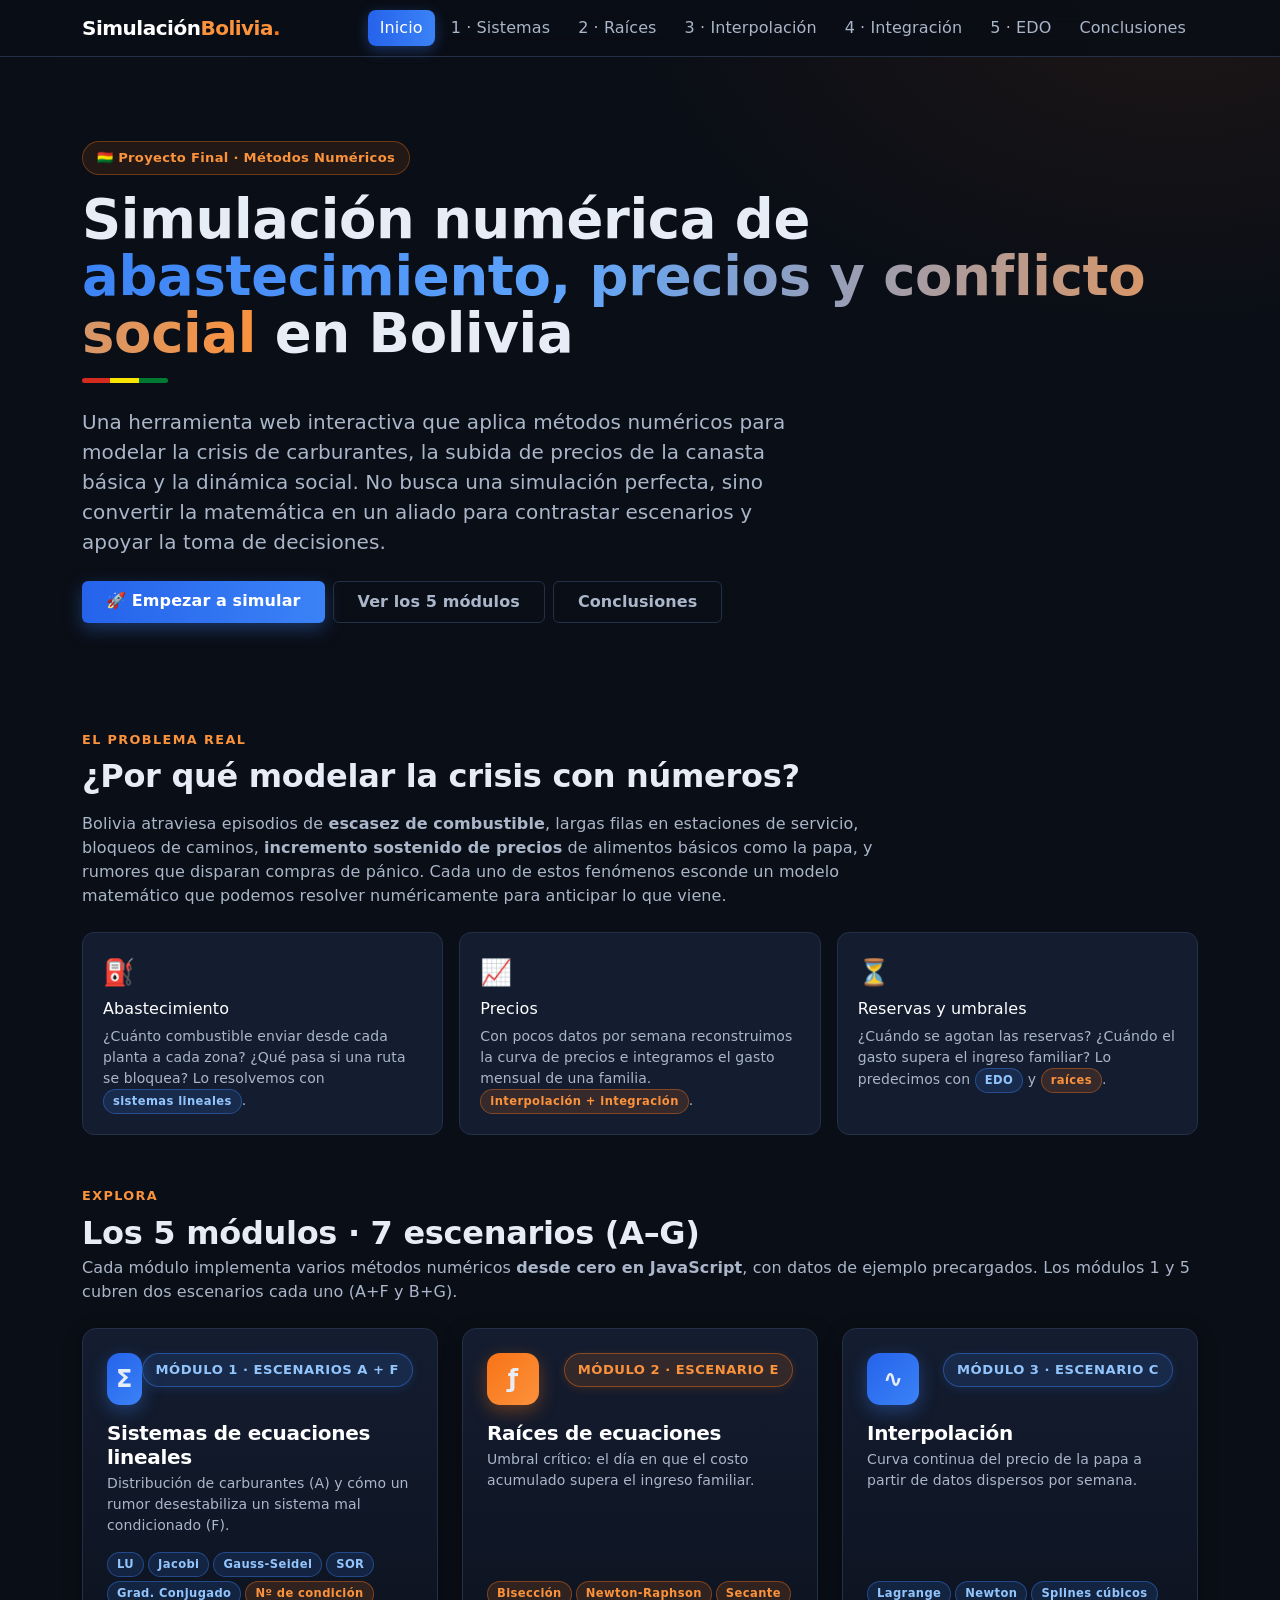
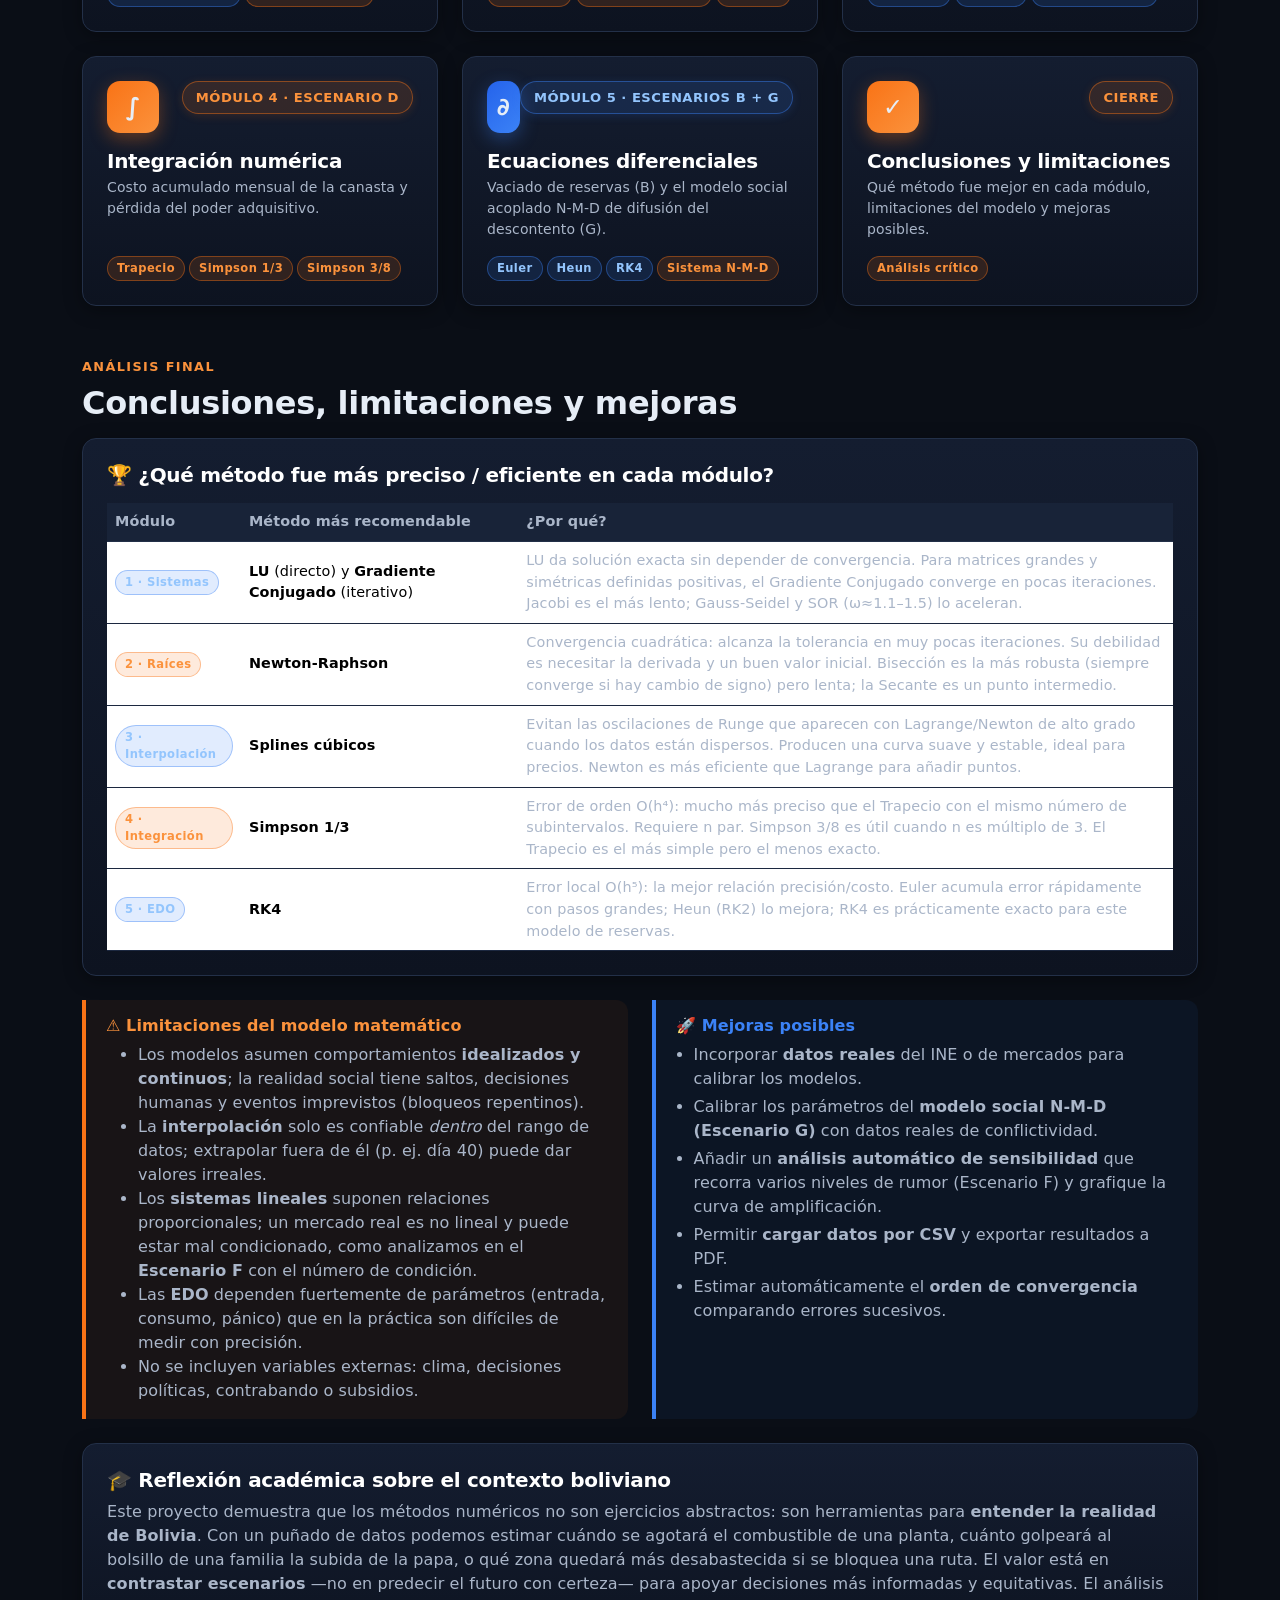
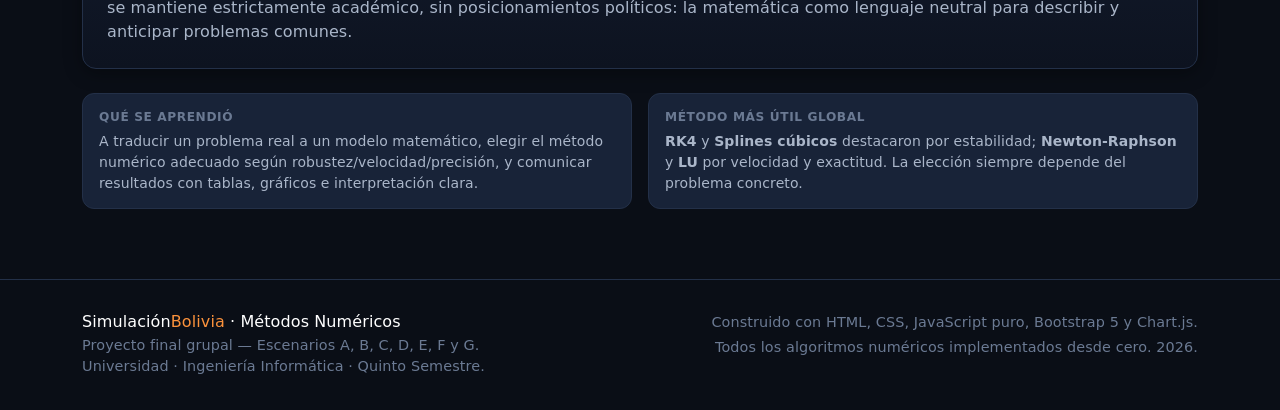
<file: index.html>
<!DOCTYPE html>
<html lang="es">
<head>
  <meta charset="UTF-8" />
  <meta name="viewport" content="width=device-width, initial-scale=1.0" />
  <title>SimulaciónBolivia · Métodos Numéricos</title>
  <meta name="description" content="Simulación numérica de abastecimiento, precios y conflicto social en Bolivia mediante métodos numéricos: sistemas lineales, raíces, interpolación, integración y EDO." />
  <link href="https://cdn.jsdelivr.net/npm/bootstrap@5.3.3/dist/css/bootstrap.min.css" rel="stylesheet" />
  <link href="css/styles.css" rel="stylesheet" />
</head>
<body>

  <!-- ===================== NAVBAR ===================== -->
  <nav class="navbar navbar-expand-lg sticky-top">
    <div class="container">
      <a class="navbar-brand text-white" href="index.html">Simulación<span class="text-orange">Bolivia</span><span class="dot">.</span></a>
      <button class="navbar-toggler" type="button" data-bs-toggle="collapse" data-bs-target="#nav" aria-label="Menú">
        <span class="navbar-toggler-icon"></span>
      </button>
      <div class="collapse navbar-collapse" id="nav">
        <ul class="navbar-nav ms-auto align-items-lg-center gap-1">
          <li class="nav-item"><a class="nav-link active" href="index.html">Inicio</a></li>
          <li class="nav-item"><a class="nav-link" href="pages/modulo1.html">1 · Sistemas</a></li>
          <li class="nav-item"><a class="nav-link" href="pages/modulo2.html">2 · Raíces</a></li>
          <li class="nav-item"><a class="nav-link" href="pages/modulo3.html">3 · Interpolación</a></li>
          <li class="nav-item"><a class="nav-link" href="pages/modulo4.html">4 · Integración</a></li>
          <li class="nav-item"><a class="nav-link" href="pages/modulo5.html">5 · EDO</a></li>
          <li class="nav-item"><a class="nav-link" href="#conclusiones">Conclusiones</a></li>
        </ul>
      </div>
    </div>
  </nav>

  <!-- ===================== HERO ===================== -->
  <header class="hero">
    <div class="container">
      <span class="badge-bo mb-3">🇧🇴 Proyecto Final · Métodos Numéricos</span>
      <h1 class="mb-3">Simulación numérica de <span class="gradient-text">abastecimiento, precios y conflicto social</span> en Bolivia</h1>
      <div class="flag-strip mb-4"></div>
      <p class="lead mb-4">
        Una herramienta web interactiva que aplica <strong>métodos numéricos</strong> para modelar la
        crisis de carburantes, la subida de precios de la canasta básica y la dinámica social.
        No busca una simulación perfecta, sino convertir la matemática en un aliado para
        <strong>contrastar escenarios</strong> y apoyar la toma de decisiones.
      </p>
      <div class="d-flex flex-wrap gap-2">
        <a href="pages/modulo1.html" class="btn btn-blue px-4 py-2">🚀 Empezar a simular</a>
        <a href="#modulos" class="btn btn-ghost px-4 py-2">Ver los 5 módulos</a>
        <a href="#conclusiones" class="btn btn-ghost px-4 py-2">Conclusiones</a>
      </div>
    </div>
  </header>

  <!-- ===================== CONTEXTO ===================== -->
  <section class="container my-5">
    <span class="section-tag">El problema real</span>
    <h2 class="mb-3">¿Por qué modelar la crisis con números?</h2>
    <p class="text-soft mb-4" style="max-width: 820px;">
      Bolivia atraviesa episodios de <strong>escasez de combustible</strong>, largas filas en estaciones de servicio,
      bloqueos de caminos, <strong>incremento sostenido de precios</strong> de alimentos básicos como la papa, y rumores
      que disparan compras de pánico. Cada uno de estos fenómenos esconde un modelo matemático que podemos
      resolver numéricamente para anticipar lo que viene.
    </p>
    <div class="row g-3">
      <div class="col-md-4">
        <div class="ctx-card">
          <div class="ic">⛽</div>
          <h6 class="mt-2 text-white">Abastecimiento</h6>
          <p class="text-soft mb-0 small">¿Cuánto combustible enviar desde cada planta a cada zona? ¿Qué pasa si una ruta se bloquea? Lo resolvemos con <span class="tag tag-blue">sistemas lineales</span>.</p>
        </div>
      </div>
      <div class="col-md-4">
        <div class="ctx-card">
          <div class="ic">📈</div>
          <h6 class="mt-2 text-white">Precios</h6>
          <p class="text-soft mb-0 small">Con pocos datos por semana reconstruimos la curva de precios e integramos el gasto mensual de una familia. <span class="tag tag-orange">interpolación + integración</span>.</p>
        </div>
      </div>
      <div class="col-md-4">
        <div class="ctx-card">
          <div class="ic">⏳</div>
          <h6 class="mt-2 text-white">Reservas y umbrales</h6>
          <p class="text-soft mb-0 small">¿Cuándo se agotan las reservas? ¿Cuándo el gasto supera el ingreso familiar? Lo predecimos con <span class="tag tag-blue">EDO</span> y <span class="tag tag-orange">raíces</span>.</p>
        </div>
      </div>
    </div>
  </section>

  <!-- ===================== MÓDULOS ===================== -->
  <section class="container my-5" id="modulos">
    <span class="section-tag">Explora</span>
    <h2 class="mb-1">Los 5 módulos · 7 escenarios (A–G)</h2>
    <p class="text-soft mb-4">Cada módulo implementa varios métodos numéricos <strong>desde cero en JavaScript</strong>, con datos de ejemplo precargados. Los módulos 1 y 5 cubren dos escenarios cada uno (A+F y B+G).</p>
    <div class="row g-4">

      <div class="col-md-6 col-lg-4">
        <a href="pages/modulo1.html" class="module-card card-soft p-4">
          <div class="d-flex justify-content-between align-items-start mb-3">
            <div class="icon-box">Σ</div>
            <span class="pill">Módulo 1 · Escenarios A + F</span>
          </div>
          <h5 class="text-white mb-1">Sistemas de ecuaciones lineales</h5>
          <p class="text-soft small mb-3">Distribución de carburantes (A) y cómo un rumor desestabiliza un sistema mal condicionado (F).</p>
          <div class="d-flex flex-wrap gap-1">
            <span class="tag tag-blue">LU</span><span class="tag tag-blue">Jacobi</span>
            <span class="tag tag-blue">Gauss-Seidel</span><span class="tag tag-blue">SOR</span>
            <span class="tag tag-blue">Grad. Conjugado</span>
            <span class="tag tag-orange">Nº de condición</span>
          </div>
        </a>
      </div>

      <div class="col-md-6 col-lg-4">
        <a href="pages/modulo2.html" class="module-card alt card-soft p-4">
          <div class="d-flex justify-content-between align-items-start mb-3">
            <div class="icon-box">ƒ</div>
            <span class="pill">Módulo 2 · Escenario E</span>
          </div>
          <h5 class="text-white mb-1">Raíces de ecuaciones</h5>
          <p class="text-soft small mb-3">Umbral crítico: el día en que el costo acumulado supera el ingreso familiar.</p>
          <div class="d-flex flex-wrap gap-1">
            <span class="tag tag-orange">Bisección</span><span class="tag tag-orange">Newton-Raphson</span>
            <span class="tag tag-orange">Secante</span>
          </div>
        </a>
      </div>

      <div class="col-md-6 col-lg-4">
        <a href="pages/modulo3.html" class="module-card card-soft p-4">
          <div class="d-flex justify-content-between align-items-start mb-3">
            <div class="icon-box">∿</div>
            <span class="pill">Módulo 3 · Escenario C</span>
          </div>
          <h5 class="text-white mb-1">Interpolación</h5>
          <p class="text-soft small mb-3">Curva continua del precio de la papa a partir de datos dispersos por semana.</p>
          <div class="d-flex flex-wrap gap-1">
            <span class="tag tag-blue">Lagrange</span><span class="tag tag-blue">Newton</span>
            <span class="tag tag-blue">Splines cúbicos</span>
          </div>
        </a>
      </div>

      <div class="col-md-6 col-lg-4">
        <a href="pages/modulo4.html" class="module-card alt card-soft p-4">
          <div class="d-flex justify-content-between align-items-start mb-3">
            <div class="icon-box">∫</div>
            <span class="pill">Módulo 4 · Escenario D</span>
          </div>
          <h5 class="text-white mb-1">Integración numérica</h5>
          <p class="text-soft small mb-3">Costo acumulado mensual de la canasta y pérdida del poder adquisitivo.</p>
          <div class="d-flex flex-wrap gap-1">
            <span class="tag tag-orange">Trapecio</span><span class="tag tag-orange">Simpson 1/3</span>
            <span class="tag tag-orange">Simpson 3/8</span>
          </div>
        </a>
      </div>

      <div class="col-md-6 col-lg-4">
        <a href="pages/modulo5.html" class="module-card card-soft p-4">
          <div class="d-flex justify-content-between align-items-start mb-3">
            <div class="icon-box">∂</div>
            <span class="pill">Módulo 5 · Escenarios B + G</span>
          </div>
          <h5 class="text-white mb-1">Ecuaciones diferenciales</h5>
          <p class="text-soft small mb-3">Vaciado de reservas (B) y el modelo social acoplado N-M-D de difusión del descontento (G).</p>
          <div class="d-flex flex-wrap gap-1">
            <span class="tag tag-blue">Euler</span><span class="tag tag-blue">Heun</span>
            <span class="tag tag-blue">RK4</span>
            <span class="tag tag-orange">Sistema N-M-D</span>
          </div>
        </a>
      </div>

      <div class="col-md-6 col-lg-4">
        <a href="#conclusiones" class="module-card alt card-soft p-4">
          <div class="d-flex justify-content-between align-items-start mb-3">
            <div class="icon-box">✓</div>
            <span class="pill">Cierre</span>
          </div>
          <h5 class="text-white mb-1">Conclusiones y limitaciones</h5>
          <p class="text-soft small mb-3">Qué método fue mejor en cada módulo, limitaciones del modelo y mejoras posibles.</p>
          <div class="d-flex flex-wrap gap-1">
            <span class="tag tag-orange">Análisis crítico</span>
          </div>
        </a>
      </div>

    </div>
  </section>

  <!-- ===================== CONCLUSIONES ===================== -->
  <section class="container my-5" id="conclusiones">
    <span class="section-tag">Análisis final</span>
    <h2 class="mb-3">Conclusiones, limitaciones y mejoras</h2>

    <!-- Mejor método por módulo -->
    <div class="card-soft p-4 mb-4">
      <h5 class="text-white mb-3">🏆 ¿Qué método fue más preciso / eficiente en cada módulo?</h5>
      <div class="table-responsive">
        <table class="table concl-table align-middle">
          <thead>
            <tr><th>Módulo</th><th>Método más recomendable</th><th>¿Por qué?</th></tr>
          </thead>
          <tbody>
            <tr>
              <td><span class="tag tag-blue">1 · Sistemas</span></td>
              <td><strong>LU</strong> (directo) y <strong>Gradiente Conjugado</strong> (iterativo)</td>
              <td class="text-soft">LU da solución exacta sin depender de convergencia. Para matrices grandes y simétricas definidas positivas, el Gradiente Conjugado converge en pocas iteraciones. Jacobi es el más lento; Gauss-Seidel y SOR (ω≈1.1–1.5) lo aceleran.</td>
            </tr>
            <tr>
              <td><span class="tag tag-orange">2 · Raíces</span></td>
              <td><strong>Newton-Raphson</strong></td>
              <td class="text-soft">Convergencia cuadrática: alcanza la tolerancia en muy pocas iteraciones. Su debilidad es necesitar la derivada y un buen valor inicial. Bisección es la más robusta (siempre converge si hay cambio de signo) pero lenta; la Secante es un punto intermedio.</td>
            </tr>
            <tr>
              <td><span class="tag tag-blue">3 · Interpolación</span></td>
              <td><strong>Splines cúbicos</strong></td>
              <td class="text-soft">Evitan las oscilaciones de Runge que aparecen con Lagrange/Newton de alto grado cuando los datos están dispersos. Producen una curva suave y estable, ideal para precios. Newton es más eficiente que Lagrange para añadir puntos.</td>
            </tr>
            <tr>
              <td><span class="tag tag-orange">4 · Integración</span></td>
              <td><strong>Simpson 1/3</strong></td>
              <td class="text-soft">Error de orden O(h⁴): mucho más preciso que el Trapecio con el mismo número de subintervalos. Requiere n par. Simpson 3/8 es útil cuando n es múltiplo de 3. El Trapecio es el más simple pero el menos exacto.</td>
            </tr>
            <tr>
              <td><span class="tag tag-blue">5 · EDO</span></td>
              <td><strong>RK4</strong></td>
              <td class="text-soft">Error local O(h⁵): la mejor relación precisión/costo. Euler acumula error rápidamente con pasos grandes; Heun (RK2) lo mejora; RK4 es prácticamente exacto para este modelo de reservas.</td>
            </tr>
          </tbody>
        </table>
      </div>
    </div>

    <div class="row g-4">
      <div class="col-lg-6">
        <div class="interp h-100">
          <h6>⚠️ Limitaciones del modelo matemático</h6>
          <ul class="mb-0 text-soft">
            <li>Los modelos asumen comportamientos <strong>idealizados y continuos</strong>; la realidad social tiene saltos, decisiones humanas y eventos imprevistos (bloqueos repentinos).</li>
            <li>La <strong>interpolación</strong> solo es confiable <em>dentro</em> del rango de datos; extrapolar fuera de él (p. ej. día 40) puede dar valores irreales.</li>
            <li>Los <strong>sistemas lineales</strong> suponen relaciones proporcionales; un mercado real es no lineal y puede estar mal condicionado, como analizamos en el <strong>Escenario F</strong> con el número de condición.</li>
            <li>Las <strong>EDO</strong> dependen fuertemente de parámetros (entrada, consumo, pánico) que en la práctica son difíciles de medir con precisión.</li>
            <li>No se incluyen variables externas: clima, decisiones políticas, contrabando o subsidios.</li>
          </ul>
        </div>
      </div>
      <div class="col-lg-6">
        <div class="algo-box h-100">
          <h6>🚀 Mejoras posibles</h6>
          <ul class="mb-0">
            <li>Incorporar <strong>datos reales</strong> del INE o de mercados para calibrar los modelos.</li>
            <li>Calibrar los parámetros del <strong>modelo social N-M-D (Escenario G)</strong> con datos reales de conflictividad.</li>
            <li>Añadir un <strong>análisis automático de sensibilidad</strong> que recorra varios niveles de rumor (Escenario F) y grafique la curva de amplificación.</li>
            <li>Permitir <strong>cargar datos por CSV</strong> y exportar resultados a PDF.</li>
            <li>Estimar automáticamente el <strong>orden de convergencia</strong> comparando errores sucesivos.</li>
          </ul>
        </div>
      </div>
    </div>

    <div class="card-soft p-4 mt-4">
      <h5 class="text-white mb-2">🎓 Reflexión académica sobre el contexto boliviano</h5>
      <p class="text-soft mb-0">
        Este proyecto demuestra que los métodos numéricos no son ejercicios abstractos: son herramientas
        para <strong>entender la realidad de Bolivia</strong>. Con un puñado de datos podemos estimar cuándo se
        agotará el combustible de una planta, cuánto golpeará al bolsillo de una familia la subida de la papa,
        o qué zona quedará más desabastecida si se bloquea una ruta. El valor está en <strong>contrastar
        escenarios</strong> —no en predecir el futuro con certeza— para apoyar decisiones más informadas y
        equitativas. El análisis se mantiene estrictamente académico, sin posicionamientos políticos: la
        matemática como lenguaje neutral para describir y anticipar problemas comunes.
      </p>
    </div>

    <!-- Qué se aprendió -->
    <div class="row g-3 mt-2">
      <div class="col-md-6">
        <div class="kpi">
          <div class="label">Qué se aprendió</div>
          <div class="text-soft mt-1 small">A traducir un problema real a un modelo matemático, elegir el método numérico adecuado según robustez/velocidad/precisión, y comunicar resultados con tablas, gráficos e interpretación clara.</div>
        </div>
      </div>
      <div class="col-md-6">
        <div class="kpi">
          <div class="label">Método más útil global</div>
          <div class="text-soft mt-1 small"><strong>RK4</strong> y <strong>Splines cúbicos</strong> destacaron por estabilidad; <strong>Newton-Raphson</strong> y <strong>LU</strong> por velocidad y exactitud. La elección siempre depende del problema concreto.</div>
        </div>
      </div>
    </div>
  </section>

  <!-- ===================== FOOTER ===================== -->
  <footer class="footer">
    <div class="container">
      <div class="row gy-3">
        <div class="col-md-6">
          <h6 class="text-white mb-1">Simulación<span class="text-orange">Bolivia</span> · Métodos Numéricos</h6>
          <p class="mb-0">Proyecto final grupal — Escenarios A, B, C, D, E, F y G.</p>
          <p class="mb-0">Universidad · Ingeniería Informática · Quinto Semestre.</p>
        </div>
        <div class="col-md-6 text-md-end">
          <p class="mb-1">Construido con HTML, CSS, JavaScript puro, Bootstrap 5 y Chart.js.</p>
          <p class="mb-0">Todos los algoritmos numéricos implementados desde cero. 2026.</p>
        </div>
      </div>
    </div>
  </footer>

  <button class="scroll-top" id="scrollTop" aria-label="Subir">↑</button>

  <script src="https://cdn.jsdelivr.net/npm/bootstrap@5.3.3/dist/js/bootstrap.bundle.min.js"></script>
  <script>
    const st = document.getElementById('scrollTop');
    window.addEventListener('scroll', () => { st.style.display = window.scrollY > 500 ? 'grid' : 'none'; });
    st.addEventListener('click', () => window.scrollTo({ top: 0, behavior: 'smooth' }));
  </script>
</body>
</html>
</file>
<file: css/styles.css>
/* ============================================================
   SimulaciónBolivia — Métodos Numéricos
   Tema oscuro profesional · Paleta azul / naranja
   ============================================================ */

:root {
  --bg-900: #0a0e16;
  --bg-800: #0d1320;
  --bg-700: #121a2b;
  --card: #141d30;
  --card-2: #182338;
  --border: #233048;
  --border-soft: #1c2840;

  --blue: #3b82f6;
  --blue-2: #2563eb;
  --blue-glow: rgba(59, 130, 246, 0.35);
  --orange: #f97316;
  --orange-2: #fb923c;
  --orange-glow: rgba(249, 115, 22, 0.35);

  --green: #22c55e;
  --red: #ef4444;
  --yellow: #eab308;

  --text: #e6edf6;
  --text-soft: #aab6c9;
  --text-dim: #6b7a93;

  --radius: 14px;
  --shadow: 0 10px 40px rgba(0, 0, 0, 0.45);
  --shadow-sm: 0 4px 18px rgba(0, 0, 0, 0.35);
}

* { box-sizing: border-box; }

html { scroll-behavior: smooth; }

body {
  background:
    radial-gradient(1200px 600px at 12% -8%, rgba(59, 130, 246, 0.10), transparent 60%),
    radial-gradient(1000px 600px at 92% 0%, rgba(249, 115, 22, 0.08), transparent 55%),
    var(--bg-900);
  color: var(--text);
  font-family: "Segoe UI", system-ui, -apple-system, Roboto, Helvetica, Arial, sans-serif;
  min-height: 100vh;
  letter-spacing: 0.1px;
}

/* ---------- Tipografía ---------- */
h1, h2, h3, h4, h5 { font-weight: 700; letter-spacing: -0.3px; }

.text-orange { color: var(--orange-2) !important; }
.text-blue   { color: var(--blue) !important; }
.text-soft   { color: var(--text-soft) !important; }
.text-dim    { color: var(--text-dim) !important; }

.gradient-text {
  background: linear-gradient(100deg, var(--blue) 0%, #60a5fa 40%, var(--orange-2) 100%);
  -webkit-background-clip: text;
  background-clip: text;
  -webkit-text-fill-color: transparent;
}

/* ---------- Navbar ---------- */
.navbar {
  background: rgba(10, 14, 22, 0.85) !important;
  backdrop-filter: blur(12px);
  border-bottom: 1px solid var(--border);
}
.navbar-brand { font-weight: 800; letter-spacing: -0.5px; }
.navbar-brand .dot { color: var(--orange); }
.navbar .nav-link {
  color: var(--text-soft) !important;
  font-weight: 500;
  border-radius: 8px;
  padding: 6px 12px !important;
  transition: all .18s ease;
}
.navbar .nav-link:hover { color: #fff !important; background: rgba(59, 130, 246, 0.12); }
.navbar .nav-link.active {
  color: #fff !important;
  background: linear-gradient(90deg, var(--blue-2), var(--blue));
  box-shadow: 0 4px 14px var(--blue-glow);
}

/* ---------- Hero ---------- */
.hero {
  position: relative;
  padding: 84px 0 56px;
  overflow: hidden;
}
.hero .badge-bo {
  display: inline-flex; align-items: center; gap: 8px;
  background: rgba(249, 115, 22, 0.10);
  border: 1px solid rgba(249, 115, 22, 0.35);
  color: var(--orange-2);
  padding: 6px 14px; border-radius: 100px;
  font-size: .82rem; font-weight: 600; letter-spacing: .3px;
}
.hero h1 { font-size: clamp(2rem, 5vw, 3.4rem); line-height: 1.05; }
.hero p.lead { color: var(--text-soft); max-width: 720px; }

.flag-strip {
  height: 5px; width: 86px; border-radius: 100px;
  background: linear-gradient(90deg, #d52b1e 0 33%, #f9e300 33% 66%, #007a33 66% 100%);
}

/* ---------- Cards ---------- */
.card-soft {
  background: linear-gradient(180deg, var(--card) 0%, var(--bg-800) 100%);
  border: 1px solid var(--border);
  border-radius: var(--radius);
  box-shadow: var(--shadow-sm);
  transition: transform .2s ease, border-color .2s ease, box-shadow .2s ease;
}
.card-soft:hover { border-color: var(--blue); box-shadow: var(--shadow); }

.module-card { text-decoration: none; color: inherit; display: flex; flex-direction: column; height: 100%; }
.module-card:hover { transform: translateY(-5px); }
/* empuja la fila de etiquetas al fondo para alinearlas entre todas las tarjetas */
.module-card .d-flex.flex-wrap { margin-top: auto; }
.module-card .icon-box {
  width: 52px; height: 52px; border-radius: 13px;
  display: grid; place-items: center; font-size: 1.5rem; font-weight: 800;
  background: linear-gradient(135deg, var(--blue-2), var(--blue));
  box-shadow: 0 6px 18px var(--blue-glow);
}
.module-card.alt .icon-box {
  background: linear-gradient(135deg, var(--orange), var(--orange-2));
  box-shadow: 0 6px 18px var(--orange-glow);
}
.module-card .pill {
  font-size: .82rem; font-weight: 700; color: #93c5fd;
  text-transform: uppercase; letter-spacing: .5px;
  background: rgba(59, 130, 246, 0.14);
  border: 1px solid rgba(59, 130, 246, 0.45);
  padding: 6px 13px; border-radius: 100px;
  box-shadow: 0 2px 10px rgba(59, 130, 246, 0.15);
  white-space: nowrap;
}
.module-card.alt .pill {
  color: var(--orange-2);
  background: rgba(249, 115, 22, 0.14);
  border-color: rgba(249, 115, 22, 0.45);
  box-shadow: 0 2px 10px rgba(249, 115, 22, 0.15);
}

/* ---------- Section headings ---------- */
.section-tag {
  display: inline-block; font-size: .8rem; font-weight: 700; letter-spacing: 1.4px;
  text-transform: uppercase; color: var(--orange-2); margin-bottom: 8px;
}

/* ---------- Module page header ---------- */
.module-hero {
  padding: 40px 0 12px;
  border-bottom: 1px solid var(--border-soft);
  margin-bottom: 28px;
}
.module-hero .num {
  display: inline-block;
  font-size: 1.02rem; font-weight: 800; letter-spacing: 1px;
  color: var(--orange-2); text-transform: uppercase;
  background: rgba(249, 115, 22, 0.12);
  border: 1px solid rgba(249, 115, 22, 0.45);
  padding: 7px 18px; border-radius: 100px;
  box-shadow: 0 2px 14px rgba(249, 115, 22, 0.18);
  margin-bottom: 6px;
}

/* ---------- Form controls ---------- */
.form-label { color: var(--text-soft); font-weight: 600; font-size: .88rem; margin-bottom: .3rem; }
.form-control, .form-select {
  background-color: var(--bg-900);
  border: 1px solid var(--border);
  color: var(--text);
  border-radius: 10px;
}
.form-control:focus, .form-select:focus {
  background-color: var(--bg-900);
  color: var(--text);
  border-color: var(--blue);
  box-shadow: 0 0 0 3px var(--blue-glow);
}
.form-control::placeholder { color: var(--text-dim); }
.form-text { color: var(--text-dim); }
.form-select option { background: var(--bg-800); }

/* Flecha (caret) visible en tema oscuro — gris claro */
.form-select {
  background-image: url("data:image/svg+xml,%3Csvg xmlns='http://www.w3.org/2000/svg' viewBox='0 0 16 16' fill='none' stroke='%23aab6c9' stroke-width='2' stroke-linecap='round' stroke-linejoin='round'%3E%3Cpath d='M3 6l5 5 5-5'/%3E%3C/svg%3E");
  background-repeat: no-repeat;
  background-position: right .85rem center;
  background-size: 15px 15px;
  padding-right: 2.5rem;
  cursor: pointer;
}

/* Selector de MÉTODO: borde naranja, flecha naranja grande dentro de un círculo
   y un leve "rebote" para que el público note que es desplegable */
.method-select {
  border: 1px solid var(--orange) !important;
  box-shadow: 0 0 0 1px rgba(249,115,22,.2);
  font-weight: 600;
  background-image: url("data:image/svg+xml,%3Csvg xmlns='http://www.w3.org/2000/svg' viewBox='0 0 24 24' fill='none' stroke='%23fb923c' stroke-width='2.4' stroke-linecap='round' stroke-linejoin='round'%3E%3Cpath d='M6 9l6 6 6-6'/%3E%3C/svg%3E");
  background-size: 20px 20px;
  background-position: right .8rem center;
  padding-right: 2.8rem;
  animation: caretBounce 1.7s ease-in-out infinite;
}
.method-select:hover { box-shadow: 0 0 0 3px rgba(249,115,22,.25); }
@keyframes caretBounce {
  0%, 100% { background-position: right .8rem center; }
  50%      { background-position: right .55rem center; }
}

/* Chip "▼ desplegable" junto a la etiqueta del método */
.badge-select {
  display: inline-flex; align-items: center; gap: 4px;
  font-size: .68rem; font-weight: 700; letter-spacing: .3px;
  color: #1a1205; background: var(--orange-2);
  padding: 2px 9px; border-radius: 100px; margin-left: 6px;
  vertical-align: middle;
}

/* matrix inputs */
.matrix-grid { display: inline-grid; gap: 8px; }
.matrix-grid input, .vector-grid input {
  width: 70px; text-align: center; padding: 7px 4px;
}
.vector-grid { display: inline-grid; gap: 8px; }
.matrix-wrap {
  display: flex; gap: 22px; flex-wrap: wrap; align-items: flex-start;
}
.matrix-block { position: relative; padding: 6px 14px; }
.matrix-block::before, .matrix-block::after {
  content: ""; position: absolute; top: 0; bottom: 0; width: 10px;
  border: 2px solid var(--text-dim);
}
.matrix-block::before { left: 0; border-right: none; border-radius: 6px 0 0 6px; }
.matrix-block::after  { right: 0; border-left: none; border-radius: 0 6px 6px 0; }

/* Etiquetas de la matriz (encabezados de columna / fila) */
.mlabel { display: flex; align-items: center; justify-content: center; font-size: .72rem; font-weight: 700; }
.mlabel-col { color: var(--orange-2); text-transform: uppercase; letter-spacing: .4px; padding-bottom: 2px; }
.mlabel-row { color: #93c5fd; justify-content: flex-end; padding-right: 8px; white-space: nowrap; }

/* ---------- Buttons ---------- */
.btn-blue {
  background: linear-gradient(90deg, var(--blue-2), var(--blue));
  border: none; color: #fff; font-weight: 600;
  box-shadow: 0 6px 18px var(--blue-glow);
}
.btn-blue:hover { color: #fff; filter: brightness(1.08); transform: translateY(-1px); }
.btn-orange {
  background: linear-gradient(90deg, var(--orange), var(--orange-2));
  border: none; color: #1a1205; font-weight: 700;
  box-shadow: 0 6px 18px var(--orange-glow);
}
.btn-orange:hover { color: #1a1205; filter: brightness(1.06); transform: translateY(-1px); }
.btn-ghost {
  background: transparent; border: 1px solid var(--border); color: var(--text-soft); font-weight: 600;
}
.btn-ghost:hover { border-color: var(--blue); color: #fff; }

/* ---------- Tables ---------- */
.table-wrap {
  max-height: 360px; overflow: auto; border-radius: 12px; border: 1px solid var(--border);
}
.table {
  color: var(--text); margin-bottom: 0; font-variant-numeric: tabular-nums;
  font-size: .9rem;
}
.table thead th {
  position: sticky; top: 0; z-index: 2;
  background: var(--card-2); color: var(--text-soft);
  border-bottom: 1px solid var(--border); font-weight: 700;
  white-space: nowrap;
}
.table td, .table th { border-color: var(--border-soft); }
.table tbody tr:hover { background: rgba(59, 130, 246, 0.07); }
.table tbody tr.highlight-row { background: rgba(34, 197, 94, 0.12); }

/* ---------- Result blocks ---------- */
.result-box {
  background: linear-gradient(180deg, rgba(59,130,246,.10), rgba(59,130,246,.02));
  border: 1px solid var(--blue);
  border-radius: 12px; padding: 18px 20px;
}
.result-box.orange {
  background: linear-gradient(180deg, rgba(249,115,22,.10), rgba(249,115,22,.02));
  border-color: var(--orange);
}
.result-box .big-num {
  font-size: 1.9rem; font-weight: 800; line-height: 1;
}
.kpi {
  background: var(--card-2); border: 1px solid var(--border);
  border-radius: 12px; padding: 14px 16px; height: 100%;
}
.kpi .label { font-size: .76rem; color: var(--text-dim); text-transform: uppercase; letter-spacing: .6px; font-weight: 600; }
.kpi .value { font-size: 1.35rem; font-weight: 800; }

/* ---------- Interpretation / explanation ---------- */
.interp {
  border-left: 4px solid var(--orange);
  background: rgba(249, 115, 22, 0.06);
  border-radius: 0 12px 12px 0;
  padding: 16px 20px; color: var(--text);
}
.interp h6 { color: var(--orange-2); font-weight: 700; }
.algo-box {
  border-left: 4px solid var(--blue);
  background: rgba(59, 130, 246, 0.06);
  border-radius: 0 12px 12px 0;
  padding: 16px 20px;
}
.algo-box h6 { color: var(--blue); font-weight: 700; }
.algo-box code, .interp code {
  background: rgba(255,255,255,.06); padding: 1px 6px; border-radius: 5px;
  color: var(--orange-2); font-size: .88em;
}
.algo-box ol, .algo-box ul { margin-bottom: 0; padding-left: 1.1rem; }
.algo-box li { margin-bottom: 4px; color: var(--text-soft); }

/* ---------- Guía "¿Cómo funciona?" (lenguaje sencillo) ---------- */
.howto {
  background: rgba(249, 115, 22, 0.06);
  border: 1px solid rgba(249, 115, 22, 0.30);
  border-radius: 12px;
  padding: 16px 20px;
}
.howto h6 { color: var(--orange-2); font-weight: 700; margin-bottom: 8px; }
.howto p { color: var(--text-soft); margin-bottom: 8px; }
.howto ul { margin-bottom: 0; padding-left: 1.15rem; }
.howto li { margin-bottom: 5px; color: var(--text-soft); }
.howto strong { color: #fff; }

/* ---------- Chart container ---------- */
.chart-wrap {
  background: var(--bg-900);
  border: 1px solid var(--border);
  border-radius: 12px; padding: 14px;
  position: relative;
}
.chart-wrap canvas { max-height: 380px; }

/* ---------- Alerts ---------- */
.alert-soft {
  border-radius: 12px; border: 1px solid; padding: 12px 16px; font-weight: 500;
}
.alert-err  { background: rgba(239,68,68,.10); border-color: var(--red); color: #fecaca; }
.alert-ok   { background: rgba(34,197,94,.10); border-color: var(--green); color: #bbf7d0; }
.alert-warn { background: rgba(234,179,8,.10); border-color: var(--yellow); color: #fde68a; }

/* ---------- Badges ---------- */
.tag {
  display: inline-block; font-size: .72rem; font-weight: 700; letter-spacing: .4px;
  padding: 3px 9px; border-radius: 100px;
}
.tag-blue   { background: rgba(59,130,246,.15); color: #93c5fd; border: 1px solid rgba(59,130,246,.4); }
.tag-orange { background: rgba(249,115,22,.15); color: var(--orange-2); border: 1px solid rgba(249,115,22,.4); }

/* ---------- Footer ---------- */
.footer {
  border-top: 1px solid var(--border);
  margin-top: 70px; padding: 32px 0;
  color: var(--text-dim); font-size: .9rem;
}

/* ---------- Steps / context ---------- */
.ctx-card {
  background: var(--card); border: 1px solid var(--border);
  border-radius: 12px; padding: 20px; height: 100%;
}
.ctx-card .ic { font-size: 1.6rem; }

/* ---------- Conclusions table ---------- */
.concl-table td { vertical-align: middle; }

/* ---------- Misc ---------- */
.hr-soft { border-color: var(--border); opacity: 1; }
.mono { font-family: "Consolas", "SF Mono", Menlo, monospace; }
.fade-in { animation: fadeIn .4s ease; }
@keyframes fadeIn { from { opacity: 0; transform: translateY(8px); } to { opacity: 1; transform: none; } }

.method-panel { display: none; }
.method-panel.active { display: block; }

.scroll-top {
  position: fixed; right: 22px; bottom: 22px; z-index: 50;
  width: 46px; height: 46px; border-radius: 50%;
  display: none; place-items: center;
  background: linear-gradient(135deg, var(--blue-2), var(--blue));
  border: none; color: #fff; box-shadow: var(--shadow);
}

@media (max-width: 576px) {
  .hero { padding: 56px 0 36px; }
  .matrix-grid input, .vector-grid input { width: 56px; }
  .result-box .big-num { font-size: 1.5rem; }
}
</file>
